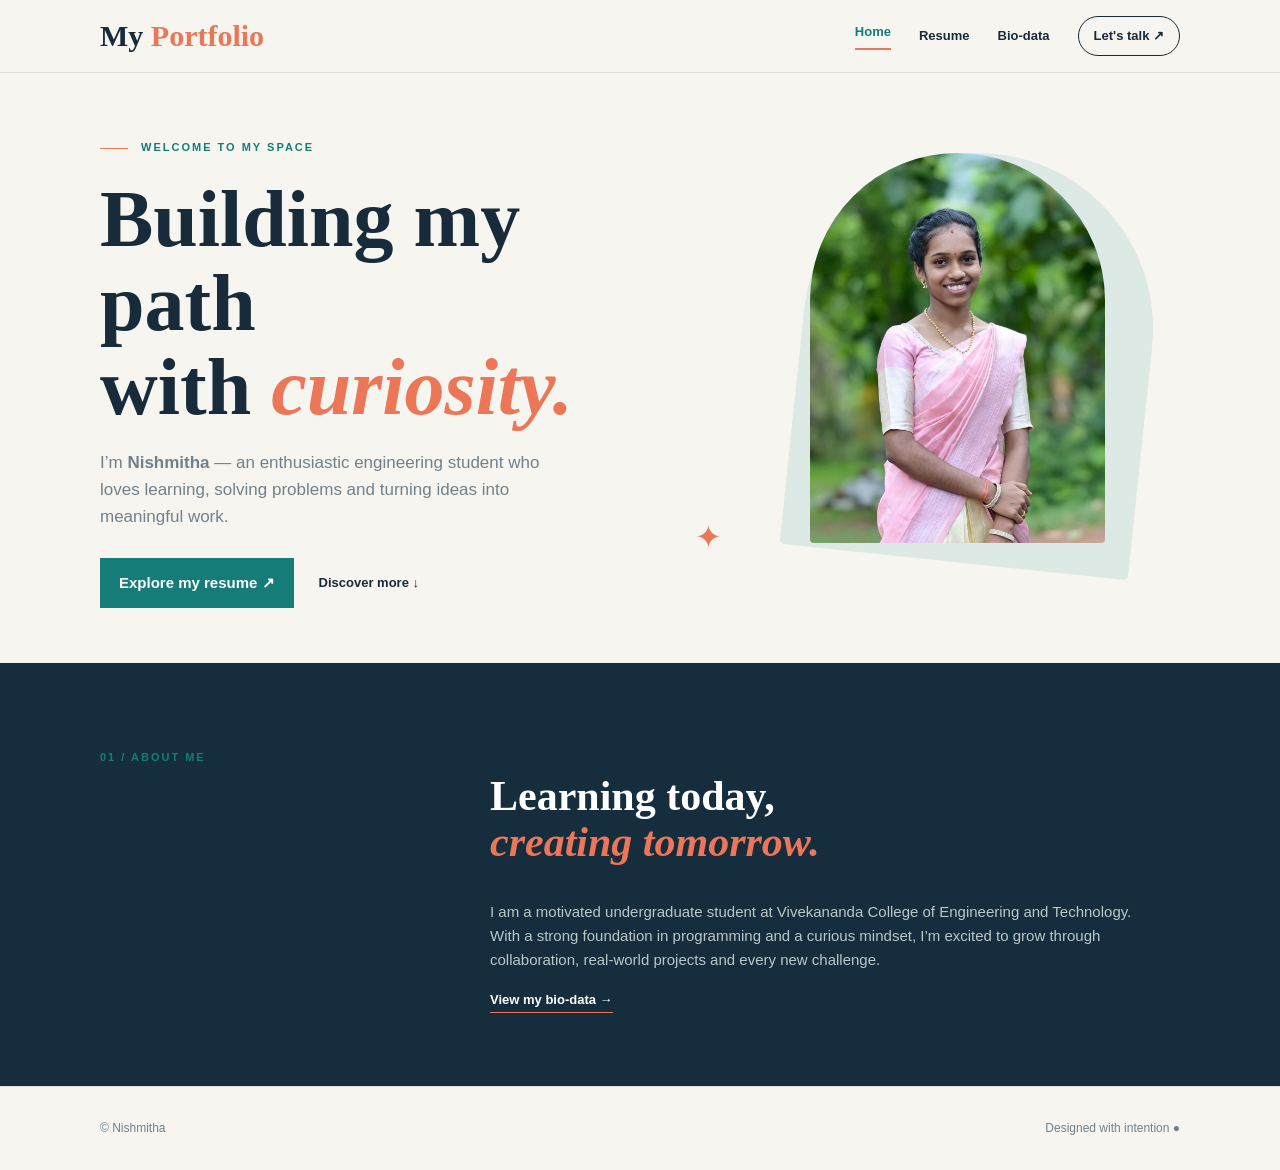
<file: index.html>
<!doctype html>
<html lang="en">

<head>
  <meta charset="utf-8">
  <meta name="viewport" content="width=device-width, initial-scale=1">
  <meta name="description" content="Nishmitha's personal portfolio, resume and bio-data.">
  <title>Nishmitha | Portfolio</title>
  <link rel="stylesheet" href="styles.css">
</head>

<body>
  <a class="skip-link" href="#main">Skip to content</a>
  <header class="site-header">
    <nav class="nav wrap" aria-label="Main navigation"><a class="brand" href="index.html">My<span> Portfolio</span></a>
      <div class="nav-links"><a aria-current="page" href="index.html">Home</a><a href="resume.html">Resume</a><a
          href="biodata.html">Bio-data</a><a class="nav-cta" href="mailto:nishmithavitla486@gmail.com">Let's talk ↗</a>
      </div>
    </nav>
  </header>
  <main id="main">
    <section class="hero wrap">
      <div class="hero-copy">
        <p class="eyebrow"><span class="eyebrow-line"></span> Welcome to my space</p>
        <h1>Building my path<br>with <em>curiosity.</em></h1>
        <p class="lead">I’m <b>Nishmitha</b> — an enthusiastic engineering student who loves learning, solving problems
          and turning ideas into meaningful work.</p>
        <div class="hero-actions"><a class="button" href="resume.html">Explore my resume ↗</a><a class="text-link"
            href="#about">Discover more ↓</a></div>
      </div>
      <div class="hero-visual">
        <div class="hero-shape"></div>
        <figure class="profile-frame"><img src="image.jpg" alt="Portrait of Nishmitha"></figure>
        <div class="sparkle">✦</div>
      </div>
    </section>
    <section class="intro-strip" id="about">
      <div class="wrap intro-grid">
        <p class="eyebrow">01 / About me</p>
        <div>
          <h2>Learning today,<br><em>creating tomorrow.</em></h2>
          <p class="body-copy">I am a motivated undergraduate student at Vivekananda College of Engineering and
            Technology. With a strong foundation in programming and a curious mindset, I’m excited to grow through
            collaboration, real-world projects and every new challenge.</p><a class="arrow-link"
            href="biodata.html">View my bio-data →</a>
        </div>
      </div>
    </section>
  </main>
  <footer class="site-footer">
    <div class="wrap footer-inner">
      <p>© Nishmitha</p>
      <p>Designed with intention <span class="footer-dot">●</span></p>
    </div>
  </footer>
</body>

</html>
</file>
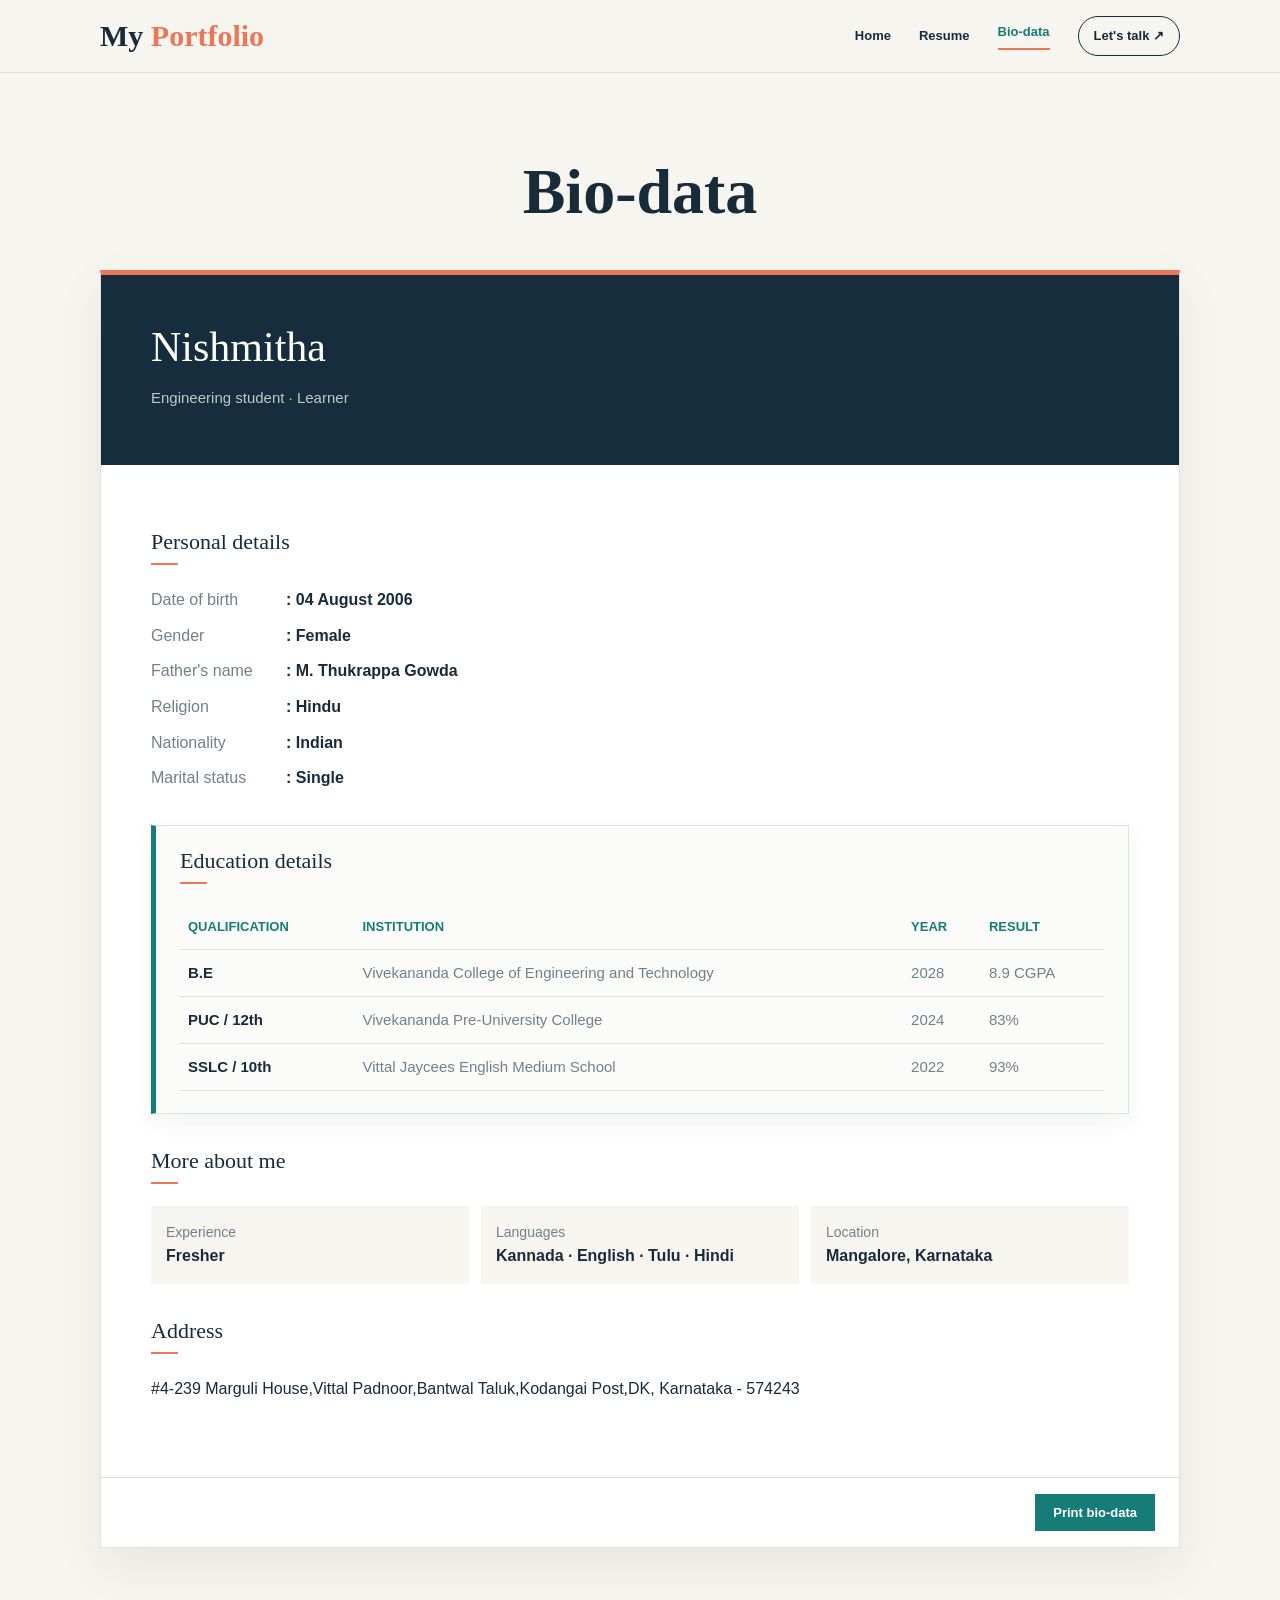
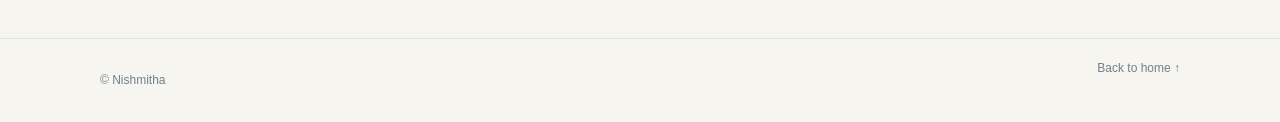
<file: biodata.html>
<!DOCTYPE html>
<html lang="en">

<head>
    <meta charset="utf-8">
    <meta name="viewport" content="width=device-width, initial-scale=1">
    <title>Bio-data | Nishmitha</title>
    <link rel="stylesheet" href="styles.css">
    <style>
        body {
            font-size: 15px;
        }

        .bio-content {
            display: block;
        }

        .bio-block {
            margin-bottom: 34px;
            font-size: 16px;
        }

        .facts {
            font-size: 16px;
        }

        .bio-block>p,
        .more-grid {
            font-size: 16px;
        }

        .more-grid span {
            font-size: 14px;
        }

        .bio-block.education-box {
            border: 1px solid #dbe2df;
            border-left: 5px solid #167c78;
            background: #fbfcfa;
            padding: 22px 24px;
            box-shadow: 0 8px 20px #182b3a10;
        }

        .bio-block.education-box h3 {
            margin-top: 0;
        }

        .bio-block.education-box table {
            font-size: 15px;
        }

        .bio-block.education-box th {
            font-size: 13px;
        }

        .bio-wide {
            width: 100%;
        }

        .box-print {
            text-align: right;
            border-top: 1px solid #dbe2df;
            padding: 16px 24px;
        }

        .print-option {
            background: #167c78;
            color: #fff;
            border: 0;
            padding: 11px 18px;
            font-weight: bold;
            font-size: 13px;
        }

        .bio-header {
            position: relative;
            display: block;
            width: 100%;
            clear: both;
        }

        @media print {
            .site-header {
                display: block;
                position: static !important;
                top: auto !important
            }

            .site-footer,
            .box-print {
                display: none !important
            }

            body {
                background: #fff
            }

            main.wrap {
                width: 100%;
                margin: 0;
                padding: 0
            }

            .biodata-sheet {
                box-shadow: none
            }
        }
    </style>
</head>

<body class="inner-page">
    <a class="skip-link" href="#main">
        Skip to content
    </a>
    <header class="site-header">
        <nav class="nav wrap" aria-label="Main navigation">
            <a class="brand" href="index.html">
                My<span> Portfolio</span>
            </a>
            <div class="nav-links">
                <a href="index.html">Home</a>
                <a href="resume.html">Resume</a>
                <a aria-current="page" href="biodata.html"> Bio-data</a>
                <a class="nav-cta" href="mailto:nishmithavitla486@gmail.com"> Let's talk ↗</a>
            </div>
        </nav>
    </header>
    <main id="main" class="wrap page-content">
        <div class="page-heading">
            <h1 align="center">Bio-data</h1>
        </div>
        <section class="biodata-sheet">
            <header class="bio-header">
                <h2>Nishmitha</h2>
                <p>Engineering student · Learner</p>
            </header>
            <div class="bio-content">
                <section class="bio-block">
                    <h3>Personal details</h3>
                    <dl class="facts">
                        <dt>Date of birth </dt>
                        <dd>: 04 August 2006</dd>
                        <dt>Gender </dt>
                        <dd>: Female</dd>
                        <dt>Father's name </dt>
                        <dd>: M. Thukrappa Gowda</dd>
                        <dt>Religion </dt>
                        <dd>: Hindu</dd>
                        <dt>Nationality </dt>
                        <dd>: Indian</dd>
                        <dt>Marital status </dt>
                        <dd>: Single</dd>
                    </dl>
                </section>
                <section class="bio-block education-box">
                    <h3>Education details</h3>
                    <div class="table-wrap">
                        <table>
                            <thead>
                                <tr>
                                    <th>Qualification</th>
                                    <th>Institution</th>
                                    <th>Year</th>
                                    <th>Result</th>
                                </tr>
                            </thead>
                            <tbody></tbody>
                            <tr>
                                <td>B.E</td>
                                <td>Vivekananda College of Engineering and Technology</td>
                                <td>2028</td>
                                <td>8.9 CGPA</td>
                            </tr>
                            <tr>
                                <td>PUC / 12th</td>
                                <td>Vivekananda Pre-University College</td>
                                <td>2024</td>
                                <td>83%</td>
                            </tr>
                            <tr>
                                <td>SSLC / 10th</td>
                                <td>Vittal Jaycees English Medium School</td>
                                <td>2022</td>
                                <td>93%</td>
                            </tr>
                            </tbody>
                        </table>
                    </div>
                </section>
                <section class="bio-block">
                    <h3>More about me</h3>
                    <div class="more-grid">
                        <div>
                            <span>Experience</span>
                            <strong>Fresher</strong>
                        </div>
                        <div>
                            <span>Languages</span>
                            <strong>Kannada · English · Tulu · Hindi</strong>
                        </div>
                        <div>
                            <span>Location</span>
                            <strong>Mangalore, Karnataka</strong>
                        </div>
                    </div>
                </section>
                <section class="bio-block">
                    <h3>Address</h3>
                    <p>#4-239 Marguli House,Vittal Padnoor,Bantwal Taluk,Kodangai Post,DK, Karnataka - 574243</p>
                </section>
            </div>
            <div class="box-print"><button class="print-option" type="button" onclick="window.print()">Print
                    bio-data</button></div>
        </section>
    </main>
    <footer class="site-footer">
        <div class="wrap footer-inner">
            <p>© Nishmitha</p>
            <a href="index.html">Back to home ↑</a>
        </div>
    </footer>
</body>

</html>
</file>
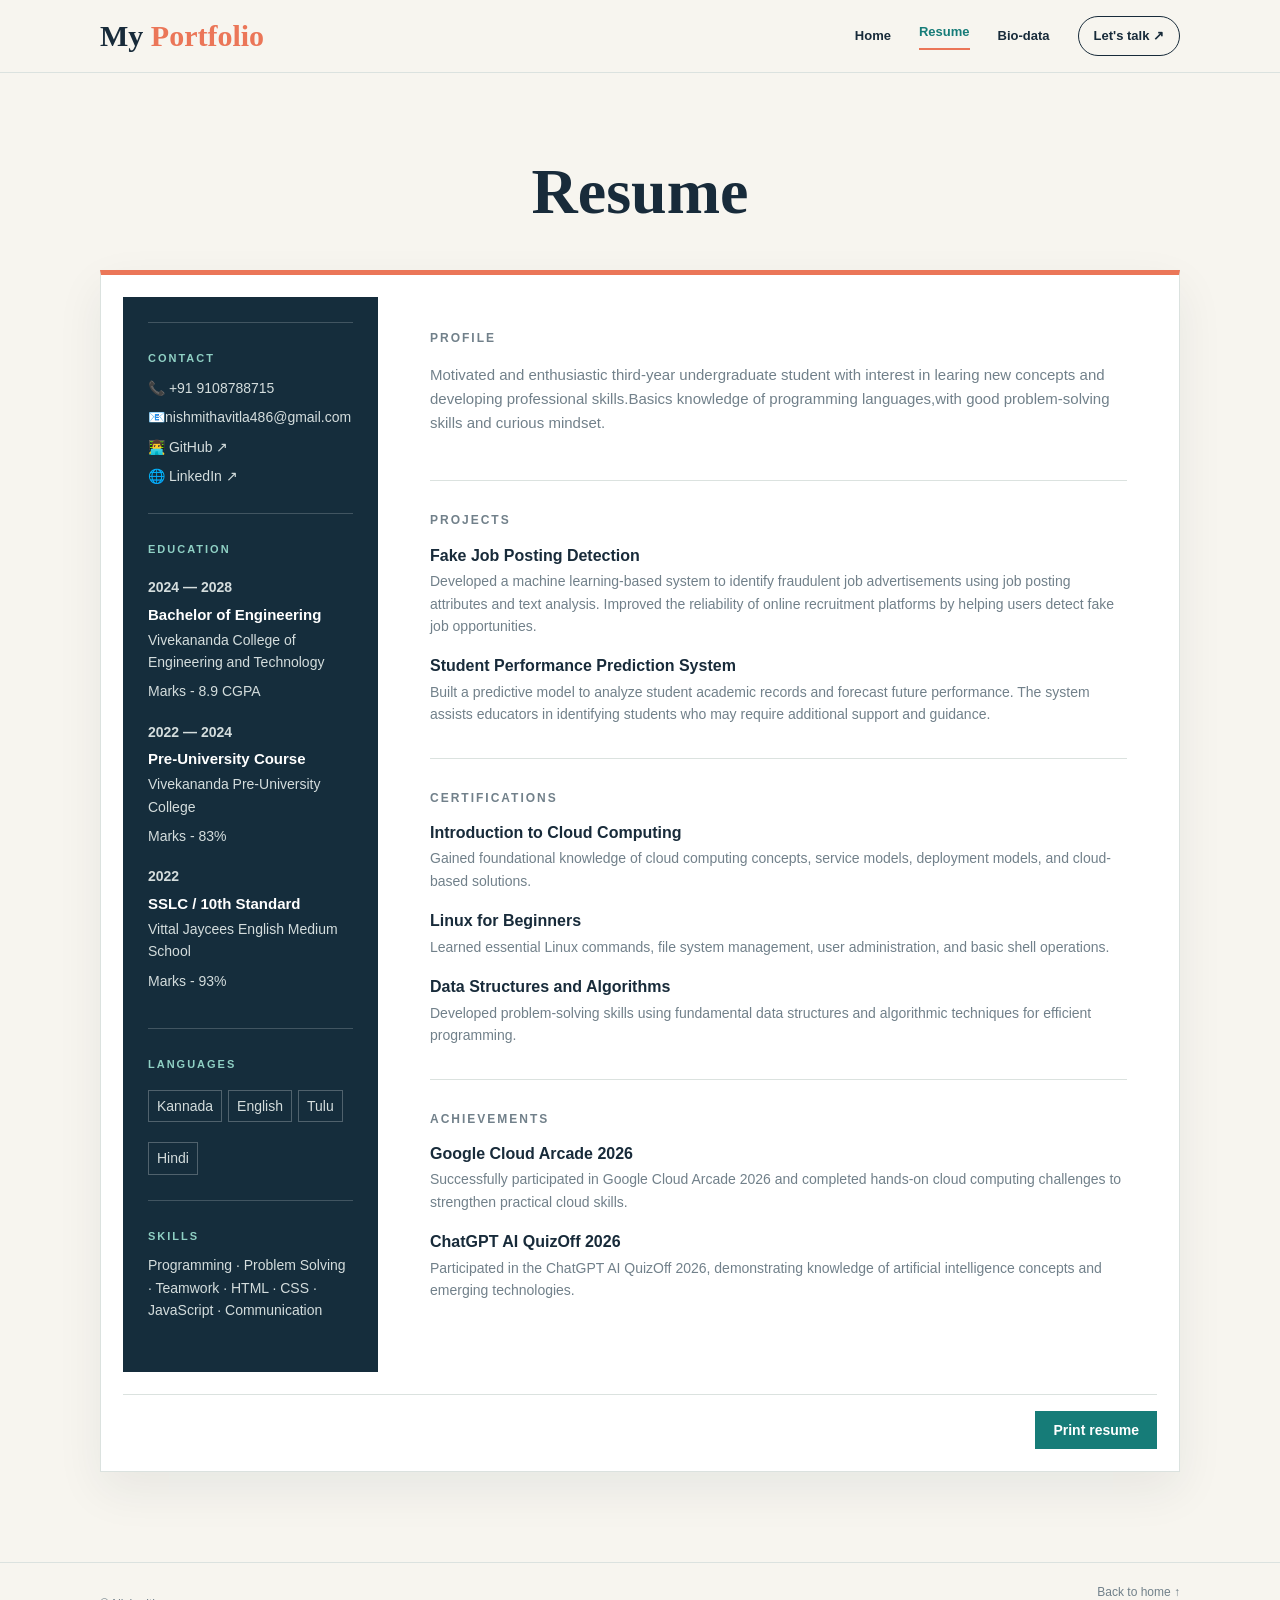
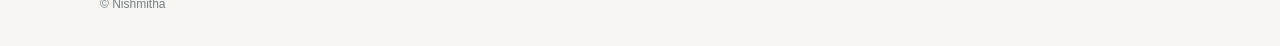
<file: resume.html>
<!DOCTYPE html>
<html lang="en">
<head>
  <meta charset="utf-8">
  <meta name="viewport" content="width=device-width, initial-scale=1">
  <title>Resume | Nishmitha</title>
  <link rel="stylesheet" href="styles.css">
  <style>
    .resume-sidebar .timeline-item {
      display: block;
      margin: 18px 0
    }
    .resume-sidebar .timeline-item h3 {
      font-size: 15px
    }
    .resume-sidebar .timeline-item p {
      font-size: 14px;
      color: #d4dddd
    }
    .resume-sidebar .timeline-year {
      display: block;
      margin-bottom: 4px;
      font-size: 13px
    }
    .resume-sidebar .side-block a,
    .resume-sidebar .side-block span {
      font-size: 14px
    }
    .small-note {
      font-size: 12px
    }
    .section-label {
      font-size: 12px
    }
    .certificate-list {
      display: grid;
      gap: 14px
    }
    .certificate-list h3 {
      margin: 0;
      font-size: 16px
    }
    .certificate-list p {
      margin: 2px 0;
      font-size: 14px
    }
    .box-print {
      grid-column: 1/-1;
      text-align: right;
      border-top: 1px solid #dbe2df;
      padding-top: 16px
    }
    .print-option {
      display: inline-block;
      background: #167c78;
      color: #fff;
      border: 0;
      padding: 11px 18px;
      font-weight: bold;
      font-size: 14px
    }
    @media print {
      .site-header {
        position: static !important;
        top: auto !important
      }

      .box-print {
        display: none !important
      }
    }
  </style>
</head>
<body class="inner-page">
  <a class="skip-link" href="#main">Skip to content</a>
  <header class="site-header">
    <nav class="nav wrap" aria-label="Main navigation"><a class="brand" href="index.html">My<span> Portfolio</span></a>
      <div class="nav-links"><a href="index.html">Home</a><a aria-current="page" href="resume.html">Resume</a><a
          href="biodata.html">Bio-data</a><a class="nav-cta" href="mailto:nishmithavitla486@gmail.com">Let's talk ↗</a>
      </div>
    </nav>
  </header>
  <main id="main" class="wrap page-content">
    <div class="page-heading">
      <h1 align="center">Resume</h1>
    </div>
    <div class="resume-layout">
      <aside class="resume-sidebar">
        <div class="side-block">
          <h2>Contact</h2><a href="tel:+919108788715">📞 +91 9108788715</a><a
            href="mailto:nishmithavitla486@gmail.com">📧nishmithavitla486@gmail.com</a><a
            href="https://github.com/Nishmitha486" target="_blank" rel="noopener">👨‍💻 GitHub ↗</a><a
            href="https://www.linkedin.com/in/nishmitha-665788336" target="_blank" rel="noopener">🌐 LinkedIn ↗</a>
        </div>
        <div class="side-block">
          <h2>Education</h2>
          <div class="timeline">
            <article class="timeline-item"><span class="timeline-year">2024 — 2028</span>
              <h3>Bachelor of Engineering</h3>
              <p>Vivekananda College of Engineering and Technology</p><span class="small-note">Marks - 8.9 CGPA</span>
            </article>
            <article class="timeline-item"><span class="timeline-year">2022 — 2024</span>
              <h3>Pre-University Course</h3>
              <p>Vivekananda Pre-University College</p><span class="small-note">Marks - 83%</span>
            </article>
            <article class="timeline-item"><span class="timeline-year">2022</span>
              <h3>SSLC / 10th Standard</h3>
              <p>Vittal Jaycees English Medium School</p><span class="small-note">Marks - 93%</span>
            </article>
          </div>
        </div>
        <div class="side-block">
          <h2>Languages</h2>
          <div class="tag-list"><span>Kannada</span><span>English</span><span>Tulu</span><span>Hindi</span></div>
        </div>
        <div class="side-block">
          <h2>Skills</h2><span>Programming · Problem Solving · Teamwork · HTML · CSS · JavaScript · Communication</span>
        </div>
      </aside>
      <div class="resume-main">
        <section class="resume-section">
          <p class="section-label">Profile</p>
          <p>Motivated and enthusiastic third-year undergraduate student with interest in learing new concepts and
            developing professional skills.Basics knowledge of programming languages,with good problem-solving skills
            and curious mindset.</p>
        </section>
        <section class="resume-section">
          <p class="section-label">Projects</p>
          <div class="certificate-list">
            <article>
              <h3>Fake Job Posting Detection</h3>
              <p>Developed a machine learning-based system to identify fraudulent job advertisements using job posting
                attributes and text analysis. Improved the reliability of online recruitment platforms by helping users
                detect fake job opportunities.</p>
            </article>
            <article>
              <h3>Student Performance Prediction System</h3>
              <p>Built a predictive model to analyze student academic records and forecast future performance. The
                system assists educators in identifying students who may require additional support and guidance.</p>
            </article>
          </div>
        </section>
        <section class="resume-section">
          <p class="section-label">Certifications</p>
          <div class="certificate-list">
            <article>
              <h3>Introduction to Cloud Computing</h3>
              <p>Gained foundational knowledge of cloud computing concepts, service models, deployment models, and
                cloud-based solutions.</p>
            </article>
            <article>
              <h3>Linux for Beginners</h3>
              <p>Learned essential Linux commands, file system management, user administration, and basic shell
                operations.</p>
            </article>
            <article>
              <h3>Data Structures and Algorithms</h3>
              <p>Developed problem-solving skills using fundamental data structures and algorithmic techniques for
                efficient programming.</p>
            </article>
          </div>
        </section>
        <section class="resume-section">
          <p class="section-label">Achievements</p>
          <div class="certificate-list">
            <article>
              <h3>Google Cloud Arcade 2026</h3>
              <p>Successfully participated in Google Cloud Arcade 2026 and completed hands-on cloud computing challenges
                to strengthen practical cloud skills.</p>
            </article>
            <article>
              <h3>ChatGPT AI QuizOff 2026</h3>
              <p>Participated in the ChatGPT AI QuizOff 2026, demonstrating knowledge of artificial intelligence
                concepts and emerging technologies.</p>
            </article>
          </div>
        </section>
      </div>
      <div class="box-print"><button class="print-option" type="button" onclick="window.print()">Print resume</button>
      </div>
    </div>
  </main>
  <footer class="site-footer">
    <div class="wrap footer-inner">
      <p>© Nishmitha</p><a href="index.html">Back to home ↑</a>
    </div>
  </footer>
</body>

</html>
</file>
<file: styles.css>
:root {
    --ink: #182b3a;
    --muted: #71808a;
    --paper: #f7f5ef;
    --white: #fff;
    --teal: #167c78;
    --orange: #eb7658;
    --line: #dbe2df;
    --navy: #152d3c
}

* {
    box-sizing: border-box
}

html {
    scroll-behavior: smooth
}

body {
    margin: 0;
    background: var(--paper);
    color: var(--ink);
    font: 15px/1.6 "Segoe UI", Arial, sans-serif
}

a {
    color: inherit;
    text-decoration: none
}

a:hover {
    color: var(--teal)
}

.wrap {
    width: min(1080px, calc(100% - 36px));
    margin: auto
}

.skip-link {
    position: absolute;
    left: -999px
}

.skip-link:focus {
    left: 10px;
    top: 10px;
    background: #fff;
    padding: 8px;
    z-index: 9
}

.site-header {
    position: sticky;
    top: 0;
    z-index: 4;
    background: #f7f5eff2;
    border-bottom: 1px solid var(--line);
    backdrop-filter: blur(10px)
}

.nav {
    min-height: 72px;
    display: flex;
    align-items: center;
    justify-content: space-between
}

.brand {
    font: bold 30px Georgia
}

.brand span,
h1 em,
h2 em {
    color: var(--orange)
}

.nav-links {
    display: flex;
    align-items: center;
    gap: 28px;
    font-size: 13px;
    font-weight: 600
}

.nav-links a[aria-current=page] {
    color: var(--teal);
    border-bottom: 2px solid var(--orange);
    padding-bottom: 5px
}

.nav-cta {
    padding: 9px 15px;
    border: 1px solid var(--ink);
    border-radius: 22px
}

.menu-toggle {
    display: none
}

.hero {
    min-height: 590px;
    display: grid;
    grid-template-columns: 1fr 1fr;
    align-items: center;
    gap: 50px;
    padding: 55px 0
}

.eyebrow {
    color: var(--teal);
    font-size: 11px;
    font-weight: bold;
    letter-spacing: 2px;
    text-transform: uppercase
}

.eyebrow-line {
    display: inline-block;
    width: 28px;
    border-top: 1px solid var(--orange);
    vertical-align: middle;
    margin-right: 8px
}

.hero h1,
.page-heading h1 {
    font: 700 clamp(48px, 7vw, 80px)/1.05 Georgia;
    margin: 20px 0
}

.lead {
    max-width: 470px;
    color: var(--muted);
    font-size: 17px
}

.hero-actions {
    display: flex;
    gap: 25px;
    align-items: center;
    margin-top: 28px
}

.button {
    display: inline-block;
    background: var(--teal);
    border: 0;
    color: #fff;
    padding: 13px 19px;
    cursor: pointer;
    font-weight: bold
}

.button:hover {
    background: var(--navy);
    color: #fff
}

.text-link,
.arrow-link {
    font-weight: bold;
    font-size: 13px
}

.hero-visual {
    position: relative;
    min-height: 430px
}

.hero-shape {
    position: absolute;
    right: 30px;
    width: 350px;
    height: 410px;
    background: #dce9e4;
    border-radius: 200px 200px 5px 5px;
    transform: rotate(6deg)
}

.profile-frame {
    position: absolute;
    right: 75px;
    margin: 0;
    width: 295px
}

.profile-frame img {
    width: 100%;
    height: 390px;
    object-fit: cover;
    border-radius: 160px 160px 4px 4px
}

.profile-frame figcaption {
    position: absolute;
    bottom: -15px;
    left: -35px;
    background: #fff;
    padding: 10px 15px;
    box-shadow: 0 8px 20px #0001;
    font-size: 11px
}

.status-dot {
    display: inline-block;
    width: 7px;
    height: 7px;
    background: #63b384;
    border-radius: 50%;
    margin-right: 6px
}

.floating-note {
    position: absolute;
    right: 0;
    top: 70px;
    background: var(--orange);
    color: #fff;
    padding: 12px 17px;
    transform: rotate(5deg)
}

.sparkle {
    position: absolute;
    left: 30px;
    bottom: 20px;
    color: var(--orange);
    font-size: 32px
}

.intro-strip {
    background: var(--navy);
    color: #fff;
    padding: 75px 0
}

.intro-grid {
    display: grid;
    grid-template-columns: 1fr 2fr;
    gap: 45px
}

.intro-strip h2 {
    font: 700 42px/1.1 Georgia
}

.body-copy {
    color: #bac8c8;
    max-width: 650px
}

.arrow-link {
    color: #fff;
    border-bottom: 1px solid var(--orange);
    padding-bottom: 5px
}

.section {
    padding: 75px 0
}

.section-top {
    display: flex;
    gap: 20px;
    align-items: center
}

.section-rule {
    height: 1px;
    background: var(--line);
    flex: 1
}

.qualities-grid {
    display: grid;
    grid-template-columns: repeat(3, 1fr);
    gap: 16px;
    margin-top: 30px
}

.quality-card {
    background: #fff;
    padding: 28px;
    min-height: 230px;
    box-shadow: 0 8px 25px #182b3a0a
}

.quality-card.featured {
    background: #e2eee9
}

.card-number {
    float: right;
    color: #9aa9a5
}

.icon {
    color: var(--orange);
    font-size: 28px
}

.quality-card h3 {
    font: 22px Georgia
}

.quality-card p,
.page-heading>p:last-child {
    color: var(--muted)
}

.site-footer {
    border-top: 1px solid var(--line);
    padding: 20px 0;
    color: var(--muted);
    font-size: 12px
}

.footer-inner {
    display: flex;
    justify-content: space-between
}

.page-content {
    padding: 65px 0 90px
}

.page-heading {
    margin-bottom: 45px
}

.page-heading h1 {
    font-size: 64px
}

.resume-layout {
    display: grid;
    grid-template-columns: 255px 1fr;
    gap: 22px;
    background: #fff;
    padding: 22px;
    border: 1px solid var(--line);
    border-top: 5px solid var(--orange);
    box-shadow: 0 18px 45px #182b3a12
}

.resume-sidebar {
    background: var(--navy);
    color: #fff;
    padding: 25px
}

.side-block {
    border-top: 1px solid #ffffff30;
    padding: 18px 0
}

.side-block h2 {
    color: #8fd0c4;
    font-size: 11px;
    letter-spacing: 2px;
    text-transform: uppercase
}

.side-block a,
.side-block span {
    display: block;
    color: #d4dddd;
    font-size: 13px;
    margin: 7px 0
}

.tag-list {
    display: flex;
    flex-wrap: wrap;
    gap: 6px
}

.tag-list span {
    border: 1px solid #ffffff40;
    padding: 4px 8px;
    font-size: 11px
}

.resume-sidebar .button {
    width: 100%;
    background: var(--orange)
}

.resume-main {
    padding: 20px 30px
}

.resume-section {
    padding-bottom: 30px;
    margin-bottom: 30px;
    border-bottom: 1px solid var(--line)
}

.resume-section:last-child {
    border: 0;
    margin: 0
}

.section-label {
    color: var(--teal);
    font-size: 11px;
    font-weight: bold;
    letter-spacing: 2px;
    text-transform: uppercase
}

.resume-section h2 {
    font: 26px Georgia
}

.resume-section p {
    color: var(--muted)
}

.timeline-item {
    display: grid;
    grid-template-columns: 115px 1fr;
    gap: 18px;
    margin: 20px 0
}

.timeline-year {
    color: var(--orange);
    font-size: 12px;
    font-weight: bold
}

.timeline-item h3 {
    margin: 0;
    font-size: 16px
}

.timeline-item p {
    margin: 2px 0;
    font-size: 13px
}

.small-note {
    color: var(--teal);
    font-size: 11px
}

.skill-title {
    display: flex;
    justify-content: space-between;
    font-size: 13px
}

.skill-title span:last-child {
    color: var(--teal)
}

.bar {
    height: 5px;
    background: #e3e8e5;
    margin: 7px 0 15px
}

.bar i {
    display: block;
    height: 100%;
    width: var(--level);
    background: var(--orange)
}

.biodata-sheet {
    background: #fff;
    border: 1px solid var(--line);
    border-top: 5px solid var(--orange);
    box-shadow: 0 18px 45px #182b3a12
}

.bio-header {
    background: var(--navy);
    color: #fff;
    padding: 40px 50px
}

.bio-header h2 {
    font: 42px Georgia;
    margin: 8px 0
}

.bio-header p:last-child {
    color: #bdcaca
}

.bio-content {
    padding: 42px 50px;
    display: grid;
    grid-template-columns: 1fr 1.2fr;
    gap: 35px 50px
}

.bio-block h3 {
    font: 22px Georgia
}

.bio-block h3:after {
    content: "";
    display: block;
    width: 27px;
    border-top: 2px solid var(--orange);
    margin-top: 8px
}

.facts {
    display: grid;
    grid-template-columns: 125px 1fr;
    gap: 10px;
    font-size: 13px
}

.facts dt {
    color: var(--muted)
}

.facts dd {
    margin: 0;
    font-weight: bold
}

.table-wrap {
    overflow: auto
}

table {
    width: 100%;
    border-collapse: collapse;
    font-size: 12px
}

th {
    color: var(--teal);
    text-align: left;
    font-size: 10px;
    text-transform: uppercase
}

td,
th {
    padding: 11px 8px;
    border-bottom: 1px solid var(--line)
}

td {
    color: var(--muted)
}

td:first-child {
    color: var(--ink);
    font-weight: bold
}

.bio-wide {
    grid-column: 1/-1
}

.more-grid {
    display: grid;
    grid-template-columns: repeat(3, 1fr);
    gap: 12px
}

.more-grid div {
    background: var(--paper);
    padding: 15px
}

.more-grid span,
.more-grid strong {
    display: block
}

.more-grid span {
    color: var(--muted);
    font-size: 11px
}

.bio-footer {
    border-top: 1px solid var(--line);
    padding: 20px 50px;
    display: flex;
    justify-content: space-between;
    align-items: center;
    color: var(--muted);
    font-size: 12px
}

@media(max-width:720px) {
    .nav {
        align-items: flex-start;
        padding: 15px 0
    }

    .nav-links {
        gap: 12px;
        flex-wrap: wrap;
        justify-content: flex-end
    }

    .nav-links a {
        font-size: 11px
    }

    .nav-cta {
        display: none
    }

    .hero {
        display: block;
        padding: 45px 0
    }

    .hero-visual {
        margin-top: 40px;
        min-height: 390px
    }

    .hero-shape {
        right: 7%;
        width: 78%;
        height: 360px
    }

    .profile-frame {
        right: 17%;
        width: 62%
    }

    .profile-frame img {
        height: 340px
    }

    .intro-grid {
        display: block
    }

    .intro-grid>div {
        margin-top: 30px
    }

    .qualities-grid {
        grid-template-columns: 1fr
    }

    .resume-layout {
        display: block;
        padding: 14px
    }

    .resume-sidebar {
        margin-bottom: 15px
    }

    .resume-main {
        padding: 12px
    }

    .timeline-item {
        grid-template-columns: 85px 1fr;
        gap: 8px
    }

    .bio-header,
    .bio-content {
        padding: 30px 24px
    }

    .bio-content {
        display: block
    }

    .bio-block {
        margin-bottom: 30px
    }

    .more-grid {
        grid-template-columns: 1fr
    }

    .bio-footer {
        padding: 18px 24px;
        flex-wrap: wrap
    }

    .page-heading h1 {
        font-size: 52px
    }

    .footer-inner {
        gap: 15px
    }
}
</file>
